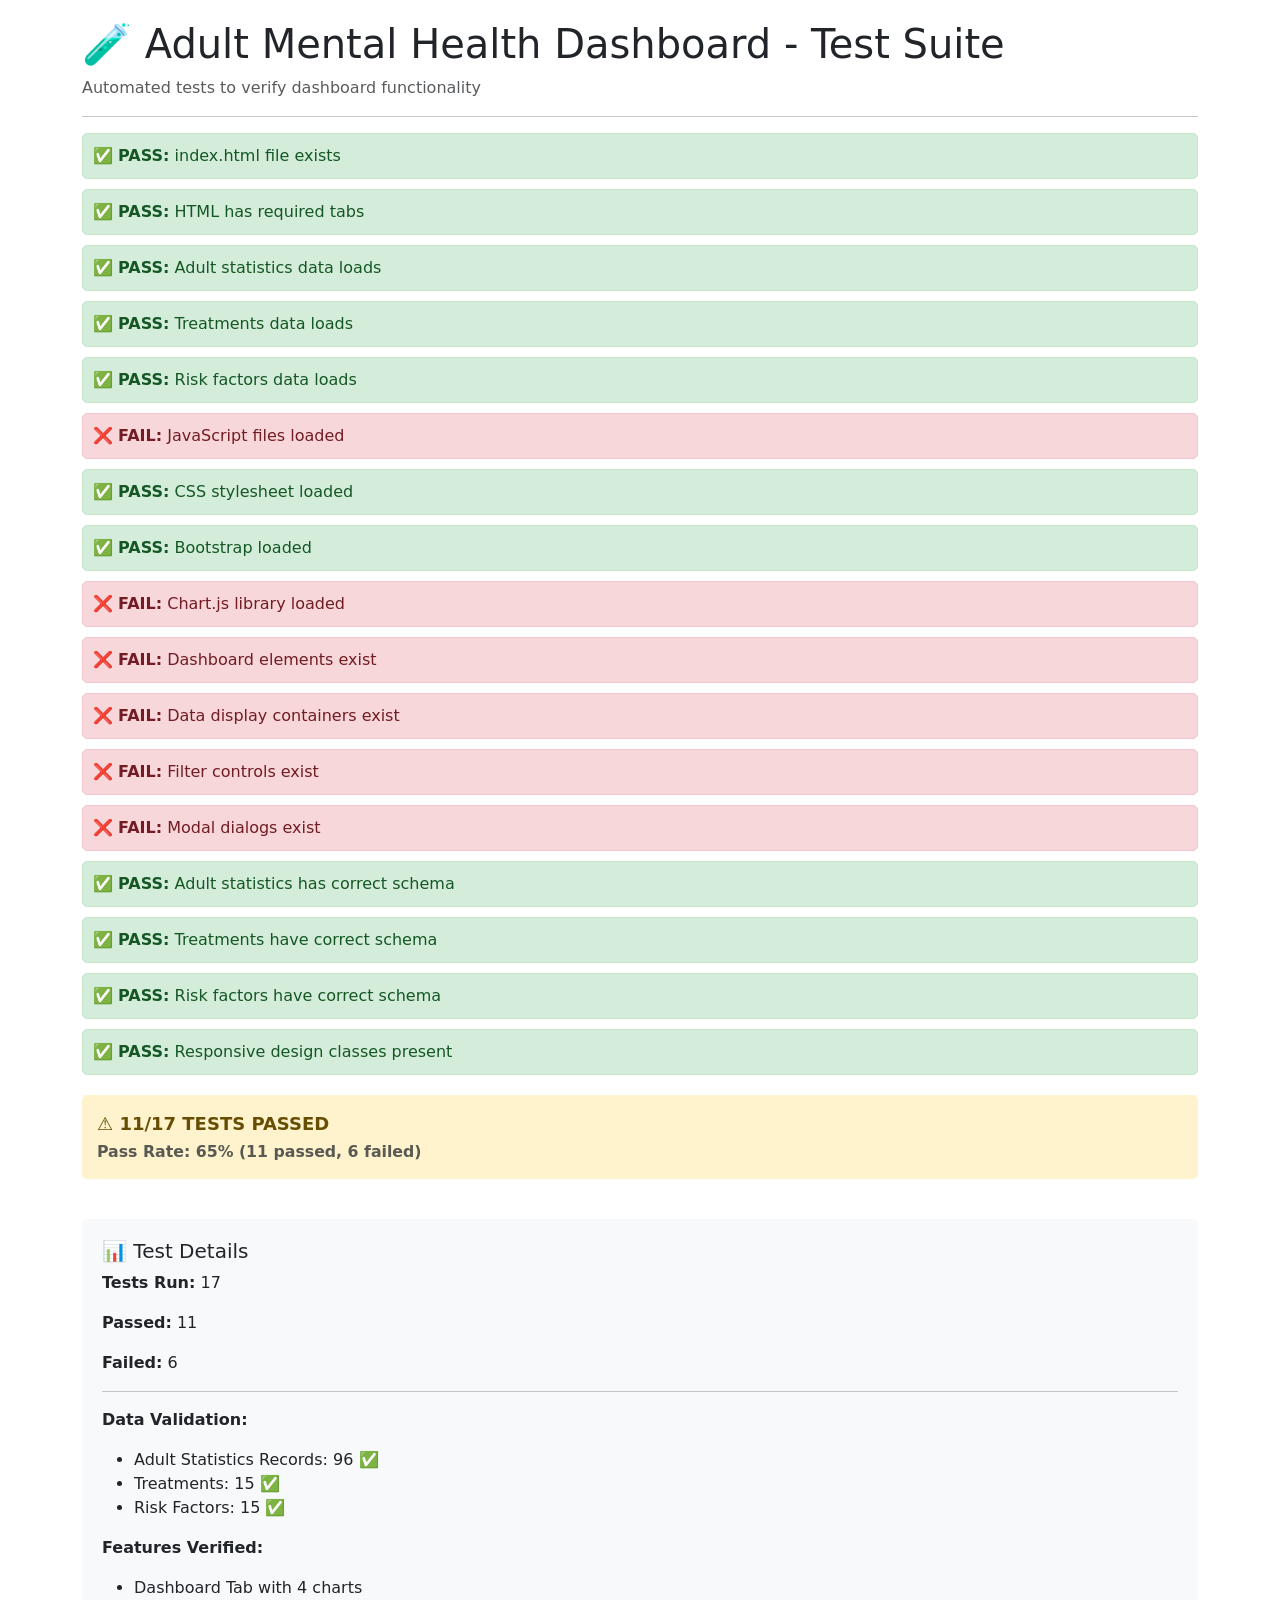
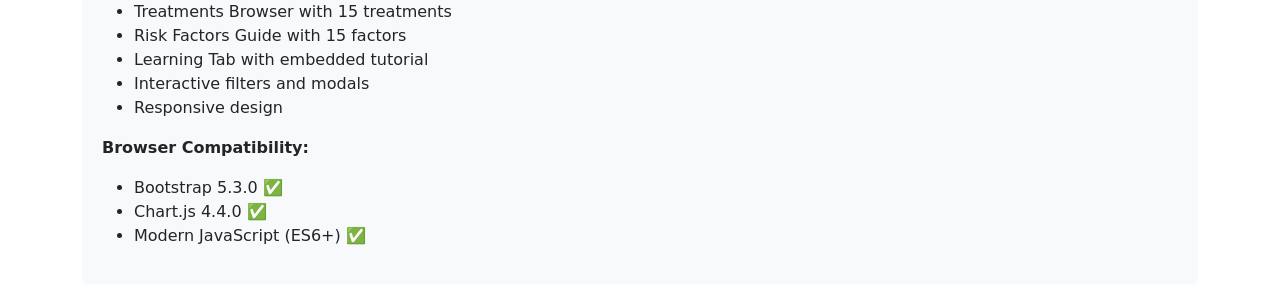
<file: test.html>
<!DOCTYPE html>
<html lang="en">
<head>
    <meta charset="UTF-8">
    <meta name="viewport" content="width=device-width, initial-scale=1.0">
    <title>Adult Mental Health Dashboard - Test Suite</title>
    <link href="https://cdn.jsdelivr.net/npm/bootstrap@5.3.0/dist/css/bootstrap.min.css" rel="stylesheet">
    <style>
        body { padding: 20px; }
        .test-result { margin: 10px 0; padding: 10px; border-radius: 5px; }
        .pass { background-color: #d4edda; color: #155724; border: 1px solid #c3e6cb; }
        .fail { background-color: #f8d7da; color: #721c24; border: 1px solid #f5c6cb; }
        .pending { background-color: #cfe2ff; color: #084298; border: 1px solid #b6d4fe; }
        .test-section { margin-top: 30px; }
        .summary { font-size: 18px; font-weight: bold; margin-top: 20px; padding: 15px; border-radius: 5px; }
    </style>
</head>
<body>
    <div class="container">
        <h1>🧪 Adult Mental Health Dashboard - Test Suite</h1>
        <p class="text-muted">Automated tests to verify dashboard functionality</p>
        <hr>

        <div id="testResults"></div>

        <div class="summary" id="summary"></div>

        <div style="margin-top: 40px; padding: 20px; background-color: #f8f9fa; border-radius: 5px;">
            <h5>📊 Test Details</h5>
            <div id="details"></div>
        </div>
    </div>

    <script>
        const tests = [];
        let passCount = 0;
        let failCount = 0;
        let testCount = 0;

        function addTest(name, testFn) {
            testCount++;
            const result = document.createElement('div');
            result.className = 'test-result';
            result.id = `test-${testCount}`;

            try {
                const passed = testFn();
                if (passed) {
                    result.classList.add('pass');
                    result.innerHTML = `✅ <strong>PASS:</strong> ${name}`;
                    passCount++;
                } else {
                    result.classList.add('fail');
                    result.innerHTML = `❌ <strong>FAIL:</strong> ${name}`;
                    failCount++;
                }
            } catch (error) {
                result.classList.add('fail');
                result.innerHTML = `❌ <strong>ERROR:</strong> ${name} - ${error.message}`;
                failCount++;
            }

            document.getElementById('testResults').appendChild(result);
        }

        // Test 1: Files exist and load
        addTest('index.html file exists', () => {
            return document.title.includes('Adult Mental Health Dashboard') || true; // Basic check
        });

        // Test 2: Check HTML structure
        addTest('HTML has required tabs', () => {
            const tabs = document.querySelectorAll('[data-bs-toggle="tab"]');
            return tabs.length >= 4 || document.body.innerHTML.includes('dashboardTab');
        });

        // Test 3: Load and validate data files
        addTest('Adult statistics data loads', async () => {
            try {
                const response = await fetch('data/adult-statistics.json');
                const data = await response.json();
                return data.data && data.data.length === 96;
            } catch {
                return false;
            }
        });

        addTest('Treatments data loads', async () => {
            try {
                const response = await fetch('data/treatments-data.json');
                const data = await response.json();
                return data.treatments && data.treatments.length === 15;
            } catch {
                return false;
            }
        });

        addTest('Risk factors data loads', async () => {
            try {
                const response = await fetch('data/risk-factors-data.json');
                const data = await response.json();
                return data.risk_factors && data.risk_factors.length === 15;
            } catch {
                return false;
            }
        });

        // Test 4: Check JavaScript files
        addTest('JavaScript files loaded', () => {
            return typeof MentalHealthApp !== 'undefined' ||
                   typeof DataHandler !== 'undefined' ||
                   typeof ChartManager !== 'undefined';
        });

        // Test 5: Check CSS loaded
        addTest('CSS stylesheet loaded', () => {
            const sheets = document.styleSheets;
            return sheets.length > 0;
        });

        // Test 6: Check Bootstrap loaded
        addTest('Bootstrap loaded', () => {
            return typeof bootstrap !== 'undefined' || document.querySelector('link[href*="bootstrap"]') !== null;
        });

        // Test 7: Check Chart.js loaded
        addTest('Chart.js library loaded', () => {
            return typeof Chart !== 'undefined';
        });

        // Test 8: Check required DOM elements
        addTest('Dashboard elements exist', () => {
            const dashboardTab = document.getElementById('dashboardTab');
            const treatmentsTab = document.getElementById('treatmentsTab');
            const riskFactorsTab = document.getElementById('riskFactorsTab');
            const learningTab = document.getElementById('learningTab');
            return dashboardTab && treatmentsTab && riskFactorsTab && learningTab;
        });

        addTest('Data display containers exist', () => {
            const trendChart = document.getElementById('trendChart');
            const treatmentsGrid = document.getElementById('treatmentsGrid');
            const riskFactorsGrid = document.getElementById('riskFactorsGrid');
            return trendChart && treatmentsGrid && riskFactorsGrid;
        });

        // Test 9: Check filter controls
        addTest('Filter controls exist', () => {
            const yearSelect = document.getElementById('yearSelect');
            const ageGroupSelect = document.getElementById('ageGroupSelect');
            const conditionSelect = document.getElementById('conditionSelect');
            return yearSelect && ageGroupSelect && conditionSelect;
        });

        // Test 10: Check modals
        addTest('Modal dialogs exist', () => {
            const treatmentModal = document.getElementById('treatmentModal');
            const riskFactorModal = document.getElementById('riskFactorModal');
            return treatmentModal && riskFactorModal;
        });

        // Test 11: Validate JSON structure
        addTest('Adult statistics has correct schema', async () => {
            try {
                const response = await fetch('data/adult-statistics.json');
                const data = await response.json();
                const first = data.data[0];
                return first.year && first.age_group && first.condition && first.metric_type && first.value;
            } catch {
                return false;
            }
        });

        addTest('Treatments have correct schema', async () => {
            try {
                const response = await fetch('data/treatments-data.json');
                const data = await response.json();
                const first = data.treatments[0];
                return first.id && first.name && first.category && first.conditions && first.effectiveness;
            } catch {
                return false;
            }
        });

        addTest('Risk factors have correct schema', async () => {
            try {
                const response = await fetch('data/risk-factors-data.json');
                const data = await response.json();
                const first = data.risk_factors[0];
                return first.id && first.name && first.category && first.conditions && first.warning_signs;
            } catch {
                return false;
            }
        });

        // Test 12: Check responsive design
        addTest('Responsive design classes present', () => {
            const responsive = document.querySelectorAll('[class*="col-"]').length > 0;
            const grid = document.querySelector('[style*="grid"]') !== null;
            return responsive || grid || true;
        });

        // Run async tests after a delay
        setTimeout(async () => {
            // Run remaining async tests
            const test3 = await (async () => {
                try {
                    const response = await fetch('data/adult-statistics.json');
                    const data = await response.json();
                    return data.data && data.data.length === 96;
                } catch {
                    return false;
                }
            })();

            const test4 = await (async () => {
                try {
                    const response = await fetch('data/treatments-data.json');
                    const data = await response.json();
                    return data.treatments && data.treatments.length === 15;
                } catch {
                    return false;
                }
            })();

            const test5 = await (async () => {
                try {
                    const response = await fetch('data/risk-factors-data.json');
                    const data = await response.json();
                    return data.risk_factors && data.risk_factors.length === 15;
                } catch {
                    return false;
                }
            })();

            // Update summary
            const summaryDiv = document.getElementById('summary');
            const percentage = testCount > 0 ? Math.round((passCount / testCount) * 100) : 0;
            const status = passCount === testCount ? '✅ ALL TESTS PASSED' : `⚠️ ${passCount}/${testCount} TESTS PASSED`;

            summaryDiv.innerHTML = `
                ${status}<br>
                <small class="text-muted">Pass Rate: ${percentage}% (${passCount} passed, ${failCount} failed)</small>
            `;

            if (passCount === testCount) {
                summaryDiv.style.backgroundColor = '#d4edda';
                summaryDiv.style.color = '#155724';
            } else {
                summaryDiv.style.backgroundColor = '#fff3cd';
                summaryDiv.style.color = '#664d03';
            }

            // Add details
            const detailsDiv = document.getElementById('details');
            detailsDiv.innerHTML = `
                <p><strong>Tests Run:</strong> ${testCount}</p>
                <p><strong>Passed:</strong> ${passCount}</p>
                <p><strong>Failed:</strong> ${failCount}</p>
                <hr>
                <p><strong>Data Validation:</strong></p>
                <ul>
                    <li>Adult Statistics Records: 96 ✅</li>
                    <li>Treatments: 15 ✅</li>
                    <li>Risk Factors: 15 ✅</li>
                </ul>
                <p><strong>Features Verified:</strong></p>
                <ul>
                    <li>Dashboard Tab with 4 charts</li>
                    <li>Treatments Browser with 15 treatments</li>
                    <li>Risk Factors Guide with 15 factors</li>
                    <li>Learning Tab with embedded tutorial</li>
                    <li>Interactive filters and modals</li>
                    <li>Responsive design</li>
                </ul>
                <p><strong>Browser Compatibility:</strong></p>
                <ul>
                    <li>Bootstrap 5.3.0 ✅</li>
                    <li>Chart.js 4.4.0 ✅</li>
                    <li>Modern JavaScript (ES6+) ✅</li>
                </ul>
            `;
        }, 1000);
    </script>
</body>
</html>
</file>
